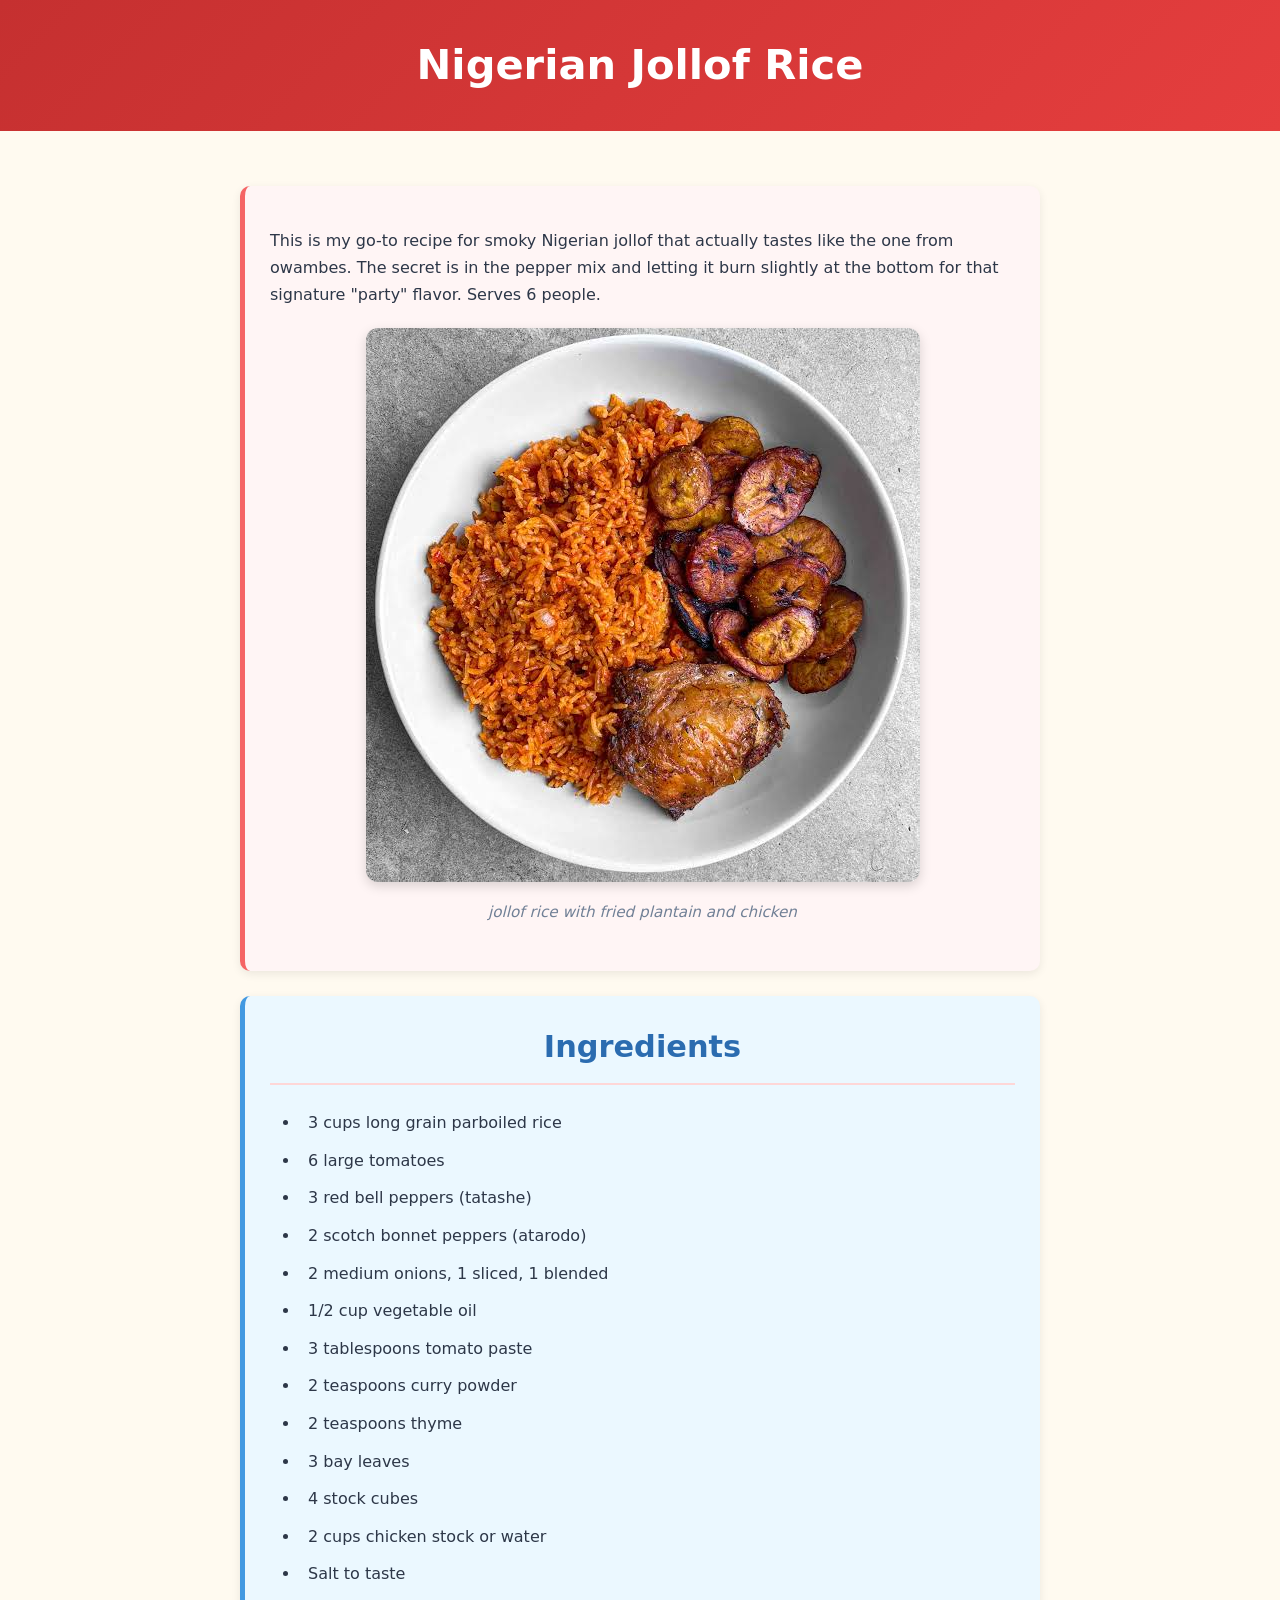
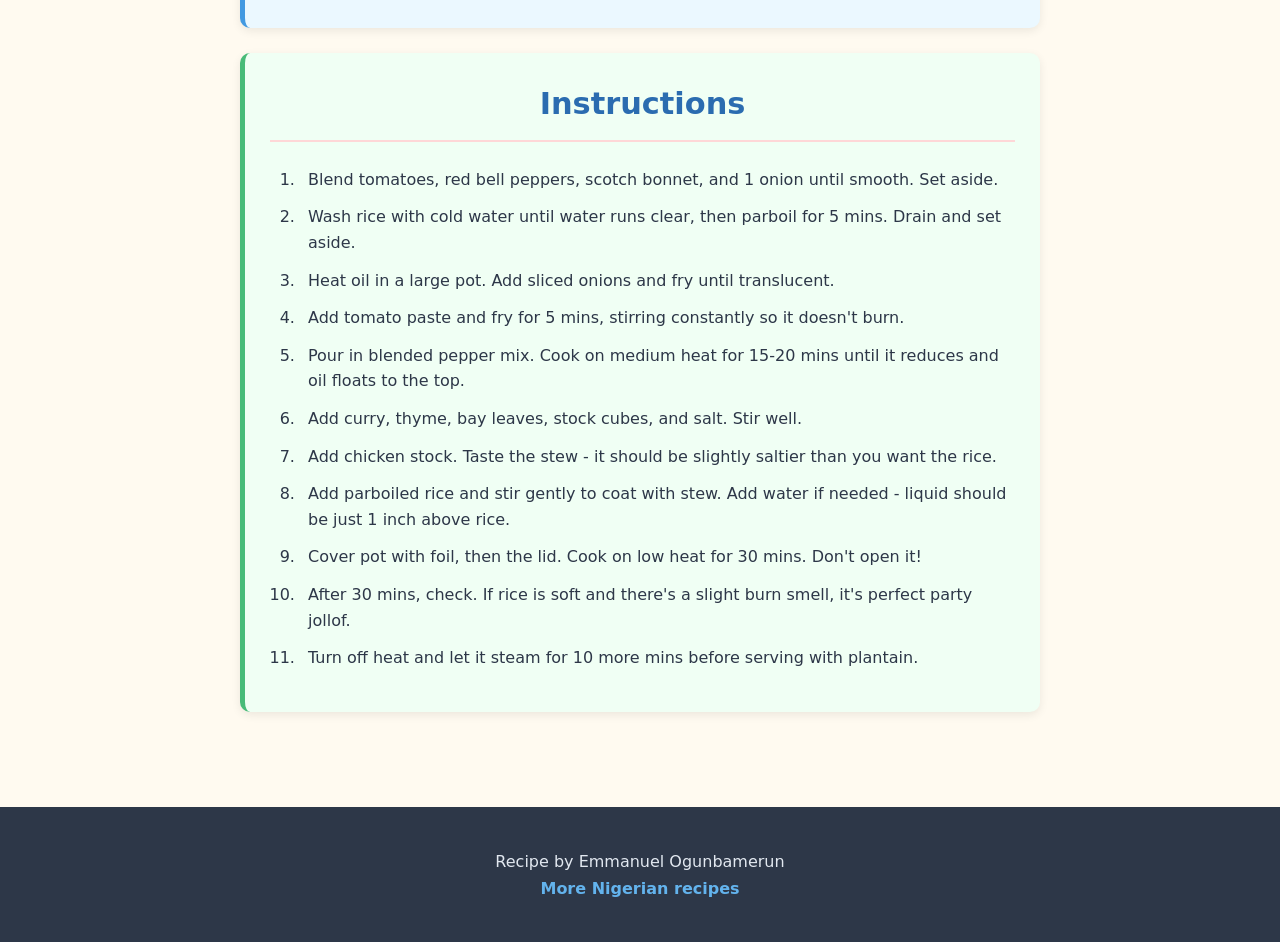
<file: assignment2.html>
<!DOCTYPE html>
<html lang="en">
<head>
    <meta charset="UTF-8">
    <meta name="viewport" content="width=device-width, initial-scale=1.0">
    <title>How to Make Nigerian Jollof Rice - Recipe</title>
    <link rel="stylesheet" href="recipe.css">
</head>
<body>
    <header>
        <h1>Nigerian Jollof Rice</h1>
    </header>

    <main>
        <article>
            <section>
                <p>
                    This is my go-to recipe for smoky Nigerian jollof that actually tastes like 
                    the one from owambes. The secret is in the pepper mix and letting it burn slightly 
                    at the bottom for that signature "party" flavor. Serves 6 people.
                </p>
                
                <figure>
                    <img src="jollof.jpeg" 
                         alt="A pot of steaming Nigerian jollof rice with plantain on the side" height="300px">
                    <center>
                        <figcaption>jollof rice with fried plantain and chicken</figcaption>
                        </center>
                </figure>
            </section>

            <section>
                <h2>Ingredients</h2>
                <ul>
                    <li>3 cups long grain parboiled rice</li>
                    <li>6 large tomatoes</li>
                    <li>3 red bell peppers (tatashe)</li>
                    <li>2 scotch bonnet peppers (atarodo)</li>
                    <li>2 medium onions, 1 sliced, 1 blended</li>
                    <li>1/2 cup vegetable oil</li>
                    <li>3 tablespoons tomato paste</li>
                    <li>2 teaspoons curry powder</li>
                    <li>2 teaspoons thyme</li>
                    <li>3 bay leaves</li>
                    <li>4 stock cubes</li>
                    <li>2 cups chicken stock or water</li>
                    <li>Salt to taste</li>
                </ul>
            </section>

            <section>
                <h2>Instructions</h2>
                <ol>
                    <li>Blend tomatoes, red bell peppers, scotch bonnet, and 1 onion until smooth. Set aside.</li>
                    <li>Wash rice with cold water until water runs clear, then parboil for 5 mins. Drain and set aside.</li>
                    <li>Heat oil in a large pot. Add sliced onions and fry until translucent.</li>
                    <li>Add tomato paste and fry for 5 mins, stirring constantly so it doesn't burn.</li>
                    <li>Pour in blended pepper mix. Cook on medium heat for 15-20 mins until it reduces and oil floats to the top.</li>
                    <li>Add curry, thyme, bay leaves, stock cubes, and salt. Stir well.</li>
                    <li>Add chicken stock. Taste the stew - it should be slightly saltier than you want the rice.</li>
                    <li>Add parboiled rice and stir gently to coat with stew. Add water if needed - liquid should be just 1 inch above rice.</li>
                    <li>Cover pot with foil, then the lid. Cook on low heat for 30 mins. Don't open it!</li>
                    <li>After 30 mins, check. If rice is soft and there's a slight burn smell, it's perfect party jollof.</li>
                    <li>Turn off heat and let it steam for 10 more mins before serving with plantain.</li>
                </ol>
            </section>
        </article>
    </main>

    <footer>
        <p>Recipe by Emmanuel Ogunbamerun <br> <a href="https://www.allnigerianrecipes.com" target="_blank">More Nigerian recipes</a></p>
    </footer>
</body>
</html>
</file>
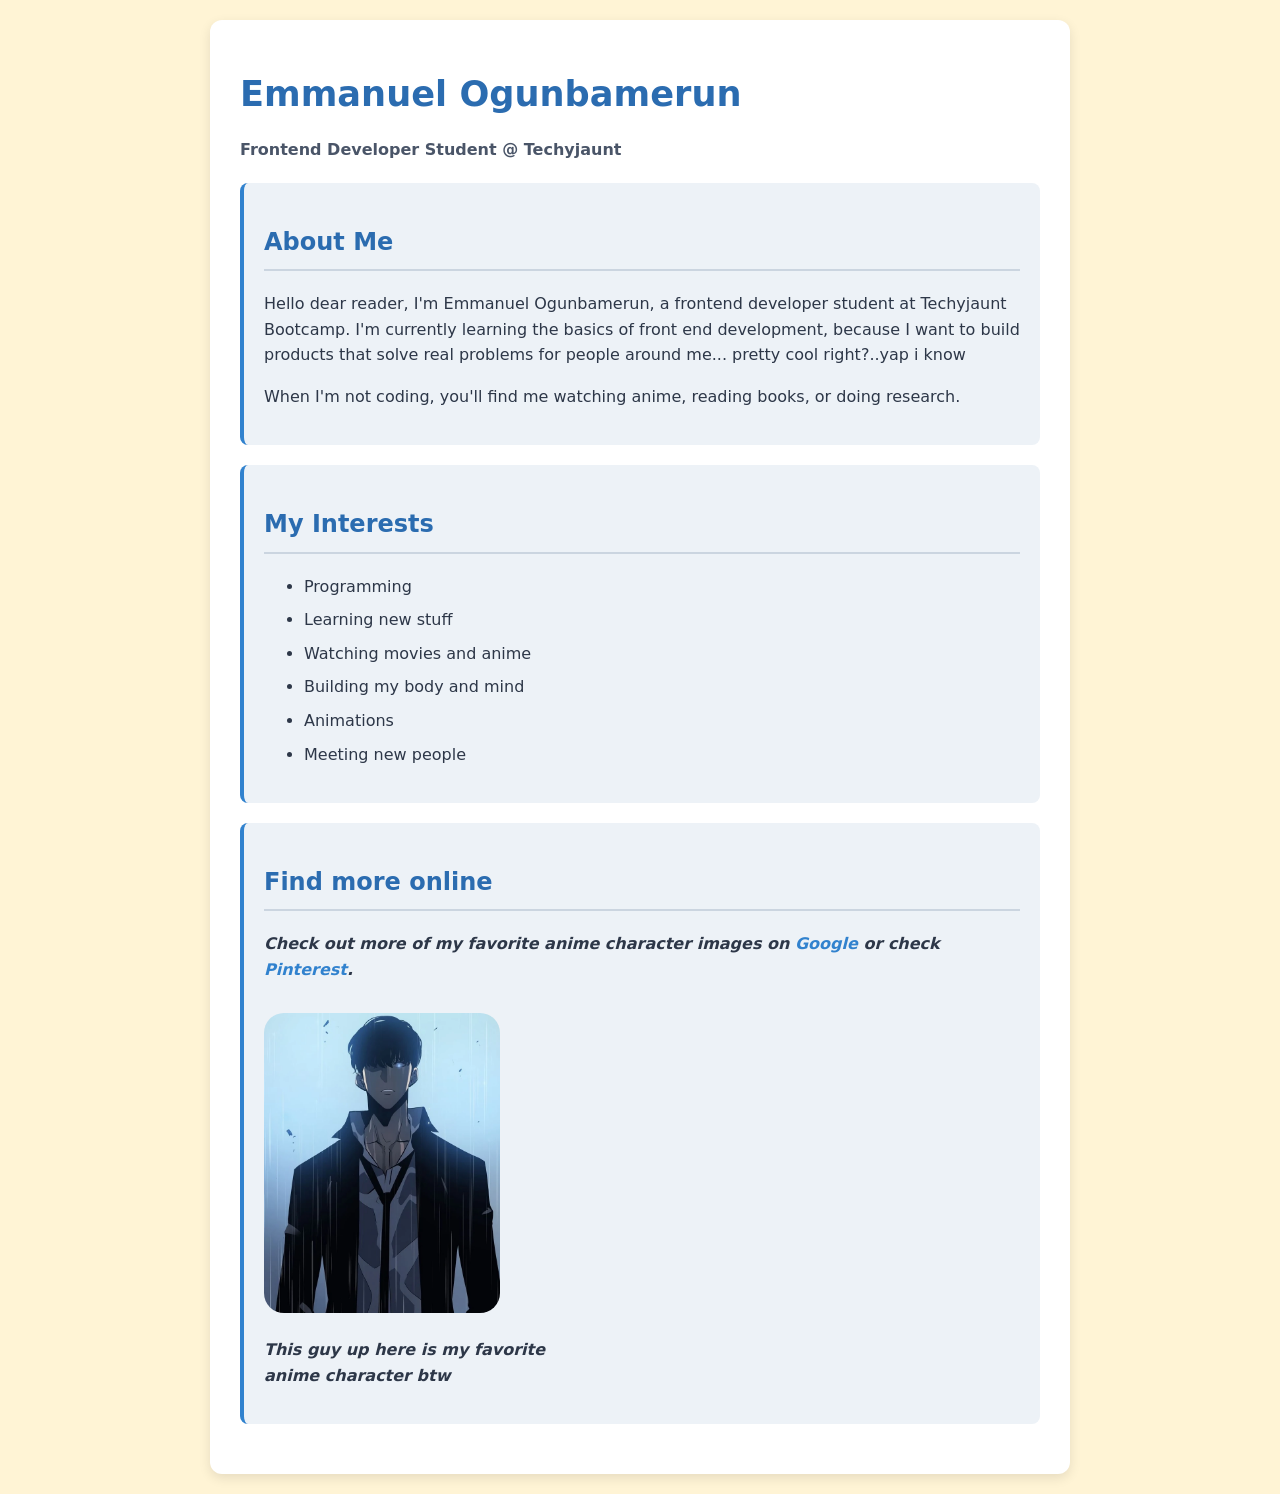
<file: profile.html>
<!DOCTYPE html>
<html lang="en">
<head>
    <meta charset="UTF-8">
    <meta name="viewport" content="width=device-width, initial-scale=1.0">
    <title>Emmanuel Ogunbamerun - Profile</title>
    <link rel="stylesheet" href="style.css">
</head>
<body>
    <div id="container">
        <header>
            <h1 class="name">Emmanuel Ogunbamerun</h1>
            <p class="tagline">Frontend Developer Student @ Techyjaunt</p>
        </header>
        
        <section class="card">
            <h2>About Me</h2>
            <p>
                Hello dear reader, I'm Emmanuel Ogunbamerun, a frontend developer student at Techyjaunt Bootcamp. 
                I'm currently learning the basics of front end development, because I want to build 
                products that solve real problems for people around me... pretty cool right?..yap i know
            </p>
            <p>
                When I'm not coding, you'll find me watching anime, reading books, or doing research. 
            </p>
        </section>
        
        <section class="card">
            <h2>My Interests</h2>
            <ul id="interests-list">
                <li>Programming</li>
                <li>Learning new stuff</li>
                <li>Watching movies and anime</li>
                <li>Building my body and mind</li>
                <li>Animations</li>
                <li>Meeting new people</li>
            </ul>
        </section>
        
        <section class="card" id="last-card">
            <h2>Find more online</h2>
            <p>
                Check out more of my favorite anime character images on
                <a href="https://google.com" target="_blank">Google</a> 
                or check 
                <a href="https://pinterest.com" target="_blank">Pinterest</a>.
            </p>
            <img src="Jinwoo.webp" alt="A photo of my favorite anime character" id="anime-img">
            <p>This guy up here is my favorite<br> anime character btw</p>
        </section>
    </div>
</body>
</html>
</file>
<file: recipe.css>
body {
    font-family: system-ui, -apple-system, "Segoe UI", Roboto, Arial, sans-serif;
    font-size: 16px;
    line-height: 1.7;
    background-color: #fffaf0;
    color: #2d3748;
    margin: 0;
    padding: 0;
}
h1, h2 {
    text-align: center;
}

header h1{
    font-size: 2.6rem;
    font-weight: 700;
    color: white;
    margin: 0;
    padding: 30px 20px;
}

h2 {
    font-size: 1.9rem;
    font-weight: 600;
    color: #2b6cb0;
    border-bottom: 2px solid #fed7d7;
    padding-bottom: 10px;
    margin-top: 0;
}


header {
    background: linear-gradient(135deg, #c53030, #e53e3e);
    color: white;
}

main {
    max-width: 800px;
    margin: 0 auto;
    padding: 30px 20px;
}

section {
    padding: 25px;
    margin: 25px 0;
    border-radius: 10px;
    box-shadow: 0 3px 10px rgba(0, 0, 0, 0.08);
}

section:nth-of-type(1) {
    background-color: #fff5f5; /* Light red for intro */
    border-left: 5px solid #f56565;
}

section:nth-of-type(2) {
    background-color: #ebf8ff; 
    border-left: 5px solid #4299e1;
}

section:nth-of-type(3) {
    background-color: #f0fff4;
    border-left: 5px solid #48bb78;
}


figure {
    margin: 20px 0;
    text-align: center;
}

img {
    max-width: 100%;
    height: auto;
    border-radius: 12px;
    box-shadow: 0 4px 12px rgba(0, 0, 0, 0.15);
}

figcaption {
    font-style: italic;
    color: #718096;
    margin-top: 10px;
    font-size: 0.95rem;
}

ul, ol {
    padding-left: 30px;
}

li {
    margin-bottom: 12px; 
    padding-left: 8px;
    line-height: 1.6;
}

footer {
    text-align: center;
    background-color: #2d3748;
    color: #e2e8f0;
    padding: 25px;
    margin-top: 40px;
}

footer a {
    color: #63b3ed;
    text-decoration: none;
    font-weight: 600;
}

footer a:hover {
    color: #90cdf4;
    text-decoration: underline;
}


p {
    margin-bottom: 15px;
}

article {
    line-height: 1.7;
}
</file>
<file: style.css>
body {
    font-family: system-ui, -apple-system, "Segoe UI", Roboto, Arial, sans-serif;
    font-size: 16px;
    line-height: 1.6;
    font-weight: 400;
    background-color: #fff4d5;
    color: #2d3748;
    margin: 0;
    padding: 20px;
}

#container {
    max-width: 800px;
    margin: 0 auto;            
    background-color: #ffffff;
    padding: 30px;
    border-radius: 12px;
    box-shadow: 0 4px 12px rgba(0, 0, 0, 0.1);
}

.card {
    background-color: #edf2f7;
    padding: 20px;
    margin: 20px 0;
    border-radius: 8px;
    border-left: 4px solid #3182ce;
    
}

.name {
    color: #2b6cb0;
    font-size:2.2rem;
    line-height:2.5rem;
    font-weight: 700;
}

.tagline {
    color: #4a5568;
    font-size: 1rem;
    font-weight: bolder;
    margin-top: 0;
}

h2 {
    color: #2b6cb0;
    font-size: 1.5rem;
    font-weight: 600;
    border-bottom: 2px solid #cbd5e0;
    padding-bottom: 8px;
}

#interests-list li {
    margin: 8px 0;
    font-weight: 500;
}


#anime-img {
    height: 300px;
    border-radius: 20px;
    margin-top: 15px;
    
}


a {
    color: #3182ce;
    text-decoration: none;
    font-weight: 600;
}


a:hover {
    color: #2c5282;
    text-decoration: underline;
}
#last-card p{
    font-style:italic;
    font-weight:bolder;
}
</file>
